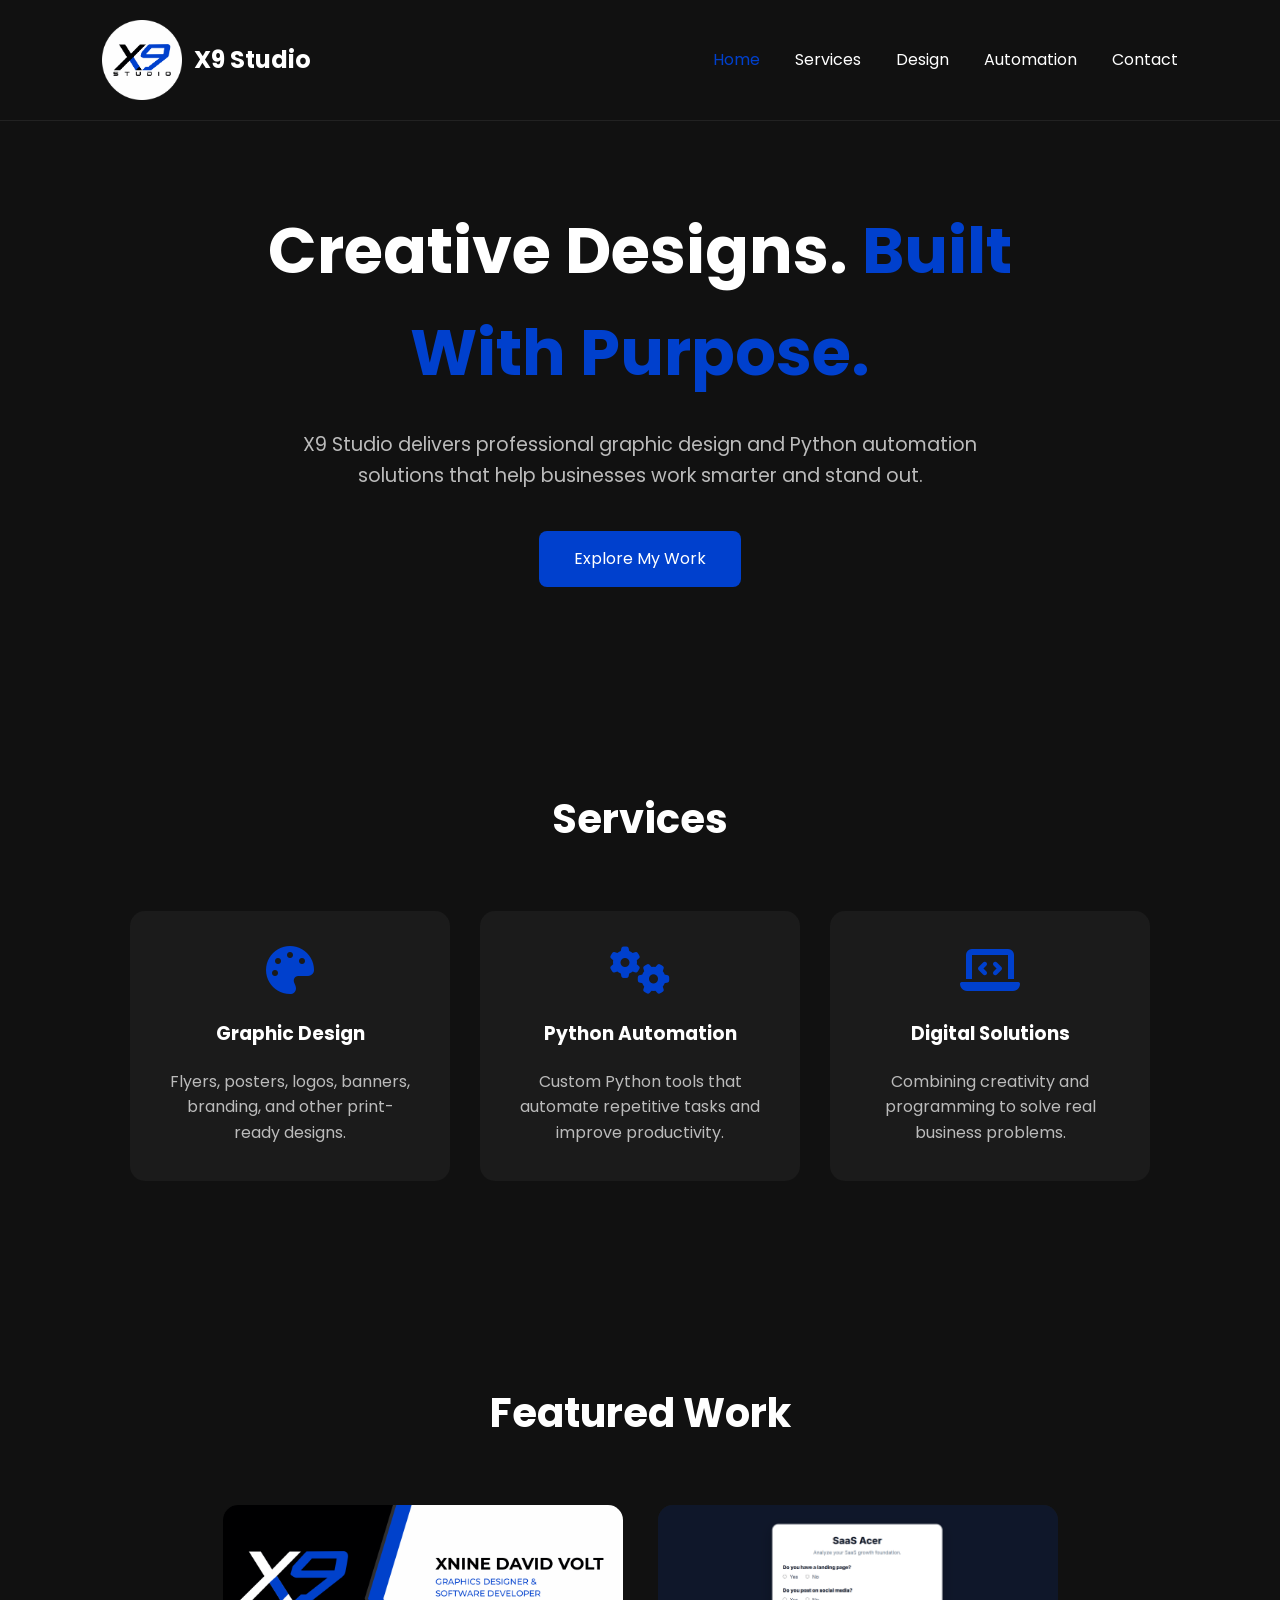
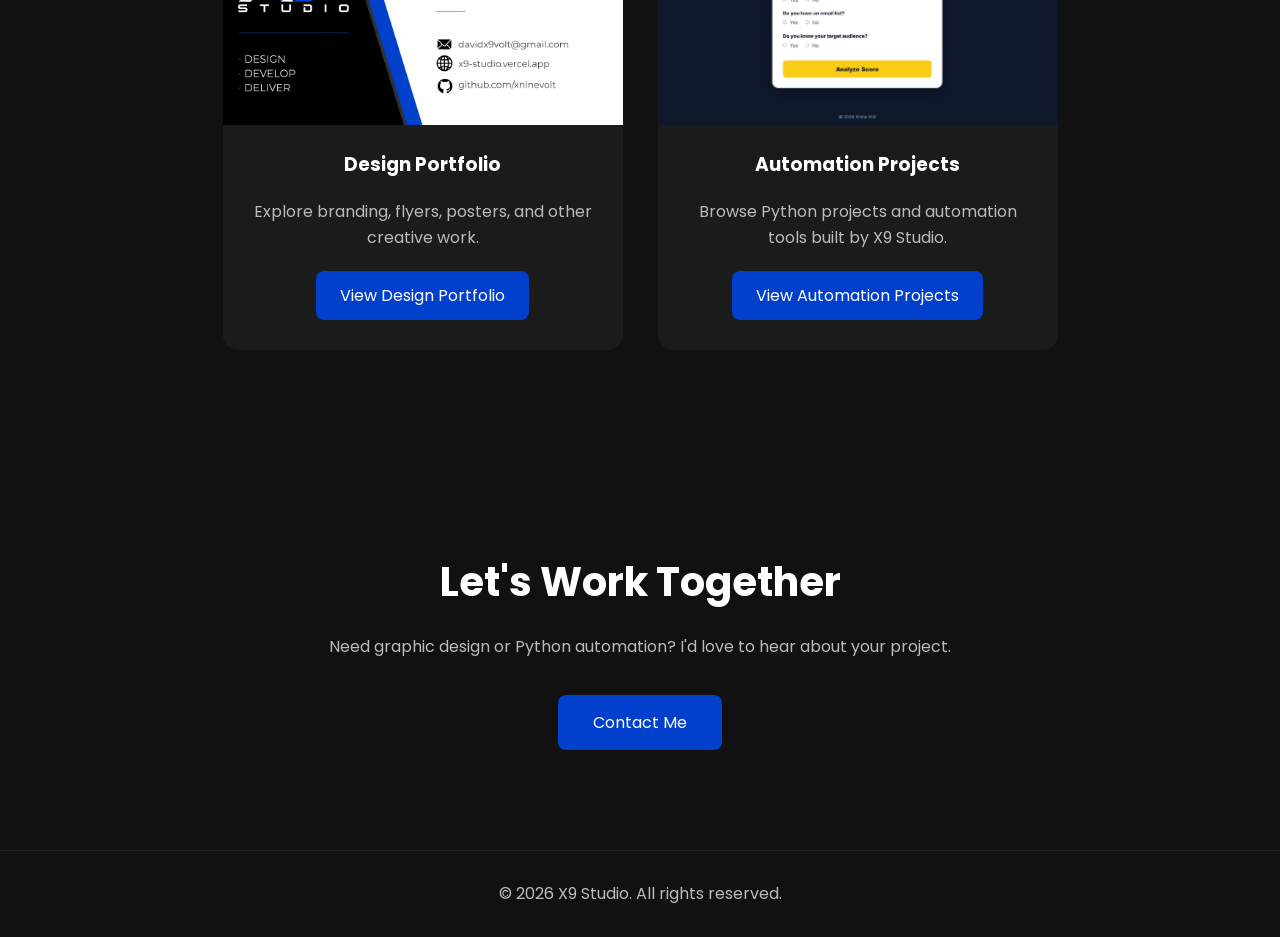
<file: index.html>
<!DOCTYPE html>
<html lang="en">
<head>

    <meta charset="UTF-8">
    <meta name="viewport" content="width=device-width, initial-scale=1.0">
    <meta name="description" content="X9 Studio creates professional graphics designs and Python automation solutions.">

    <title>X9 Studio | Design & Automation</title>


    <link rel="icon" type="image/png" href="images/logo.png">


    <link href="https://fonts.googleapis.com/css2?family=Poppins:wght@400;500;600;700&display=swap" rel="stylesheet">


    <link rel="stylesheet" href="style.css">


    <link rel="stylesheet"
    href="https://cdnjs.cloudflare.com/ajax/libs/font-awesome/6.5.2/css/all.min.css">

</head>

<body>

    <!-- Navigation -->

    <header>

        <nav>

            <a href="#home" class="logo">
                <img src="images/logo.png" alt="X9 Studio Logo">

                <span>
                    X9 Studio
                </span>
            </a>

            <div class="menu-btn">

                <i class="fa-solid fa-bars"></i>

            </div>

            <ul>
                <li><a href="#home" class="active">Home</a></li>
                <li><a href="#services">Services</a></li>
                <li><a href="design.html">Design</a></li>
                <li><a href="automation.html">Automation</a></li>
                <li><a href="#contact">Contact</a></li>
            </ul>

        </nav>

    </header>



    <main>

        <!-- Hero -->

        <section class="hero" id="home">

            <h2>
                Creative Designs.
                <span>Built With Purpose.</span>
            </h2>

            <p>
                X9 Studio delivers professional graphic design
                and Python automation solutions that help businesses
                work smarter and stand out.
            </p>

            <a href="#services" class="hero-button">
                Explore My Work
            </a>

        </section>



        <!-- Services -->

        <section class="services" id="services">

            <h2>Services</h2>

            <div class="service-container">

                <div class="service-card">

                    <i class="fa-solid fa-palette"></i>

                    <h3>Graphic Design</h3>

                    <p>
                        Flyers, posters, logos,
                        banners, branding,
                        and other print-ready designs.
                    </p>

                </div>



                <div class="service-card">

                    <i class="fa-solid fa-gears"></i>

                    <h3>Python Automation</h3>

                    <p>
                        Custom Python tools that
                        automate repetitive tasks
                        and improve productivity.
                    </p>

                </div>



                <div class="service-card">

                    <i class="fa-solid fa-laptop-code"></i>

                    <h3>Digital Solutions</h3>

                    <p>
                        Combining creativity
                        and programming to
                        solve real business problems.
                    </p>

                </div>

            </div>

        </section>



        <!-- Featured Work -->

        <section class="featured-work">

            <h2>Featured Work</h2>

            <div class="featured-container">

                <div class="featured-card">

                    <img src="images/x9-studio-card.png"
                        alt="Graphics Design">

                    <h3>Design Portfolio</h3>

                    <p>
                        Explore branding,
                        flyers, posters,
                        and other creative work.
                    </p>

                    <a href="design.html"
                        class="project-link">

                        View Design Portfolio

                    </a>

                </div>



                <div class="featured-card">

                    <img src="images/saas-acer.png"
                        alt="Python Automation">

                    <h3>Automation Projects</h3>

                    <p>
                        Browse Python projects
                        and automation tools
                        built by X9 Studio.
                    </p>

                    <a href="automation.html"
                        class="project-link">

                        View Automation Projects

                    </a>

                </div>

            </div>

        </section>



        <!-- Contact -->

        <section class="contact" id="contact">

            <h2>Let's Work Together</h2>

            <p>
                Need graphic design or Python automation?
                I'd love to hear about your project.
            </p>

            <a href="mailto:davidx9volt@gmail.com">
                Contact Me
            </a>

        </section>

    </main>



    <!-- Footer -->

    <footer>

        <p>
            © 2026 X9 Studio. All rights reserved.
        </p>

    </footer>

    <script src="script.js"></script>

</body>
</html>
</file>
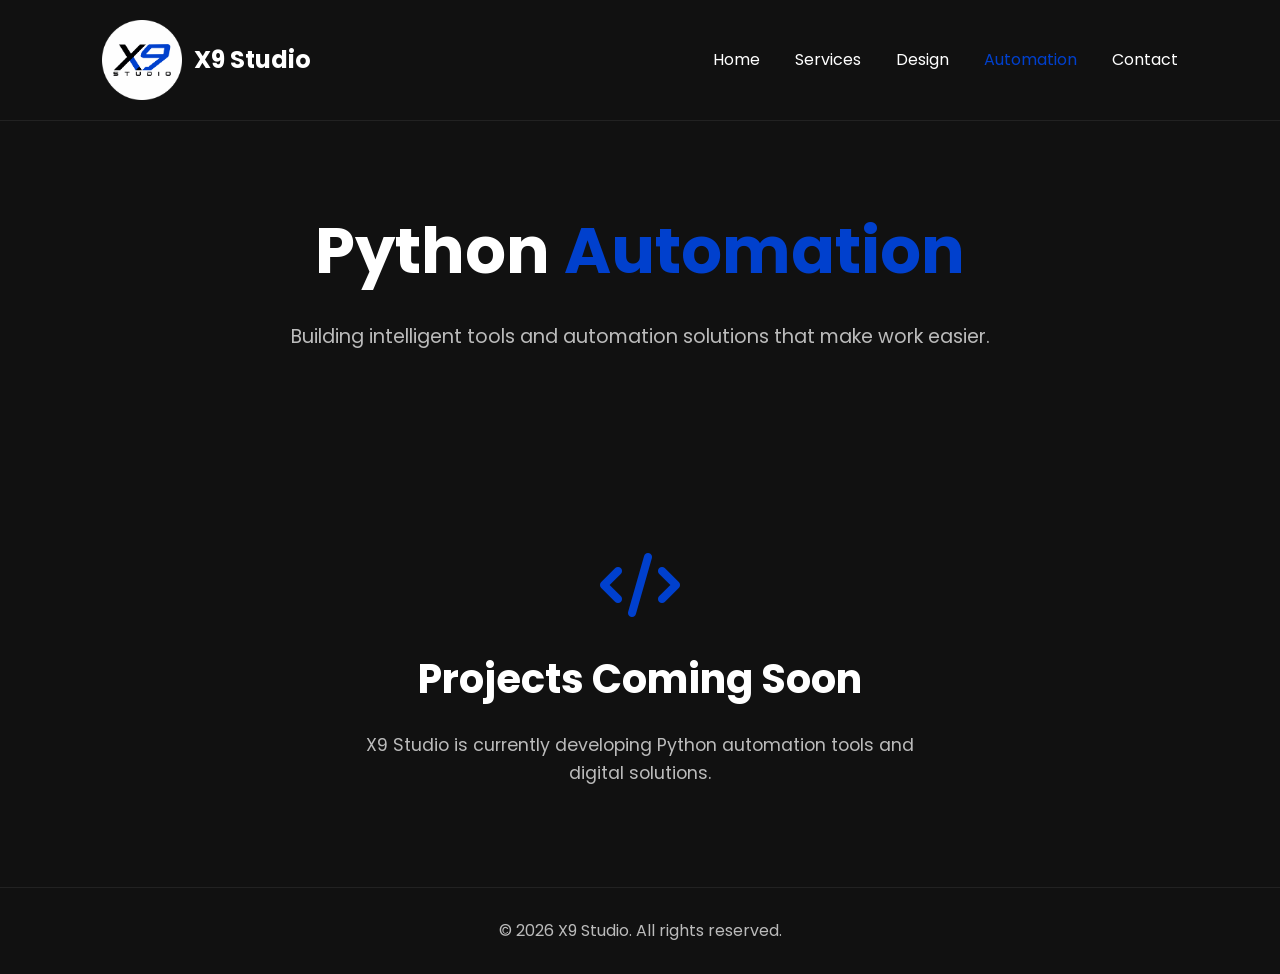
<file: automation.html>
<!DOCTYPE html>
<html lang="en">

<head>

    <meta charset="UTF-8">
    <meta name="viewport" content="width=device-width, initial-scale=1.0">
    <meta name="description" content="X9 Studio creates professional graphics designs and Python automation solutions.">

    <title>X9 Studio | Python Automation</title>


    <link rel="icon" type="image/png" href="images/logo.png">


    <link href="https://fonts.googleapis.com/css2?family=Poppins:wght@400;500;600;700&display=swap" rel="stylesheet">


    <link rel="stylesheet" href="style.css">


    <link rel="stylesheet"
    href="https://cdnjs.cloudflare.com/ajax/libs/font-awesome/6.5.2/css/all.min.css">


</head>


<body>


    <header>

        <nav>

            <a href="index.html" class="logo">

                <img src="images/logo.png" alt="X9 Studio Logo">

                <span>
                    X9 Studio
                </span>

            </a>


            <div class="menu-btn">

                <i class="fa-solid fa-bars"></i>

            </div>


            <ul>

                <li><a href="index.html">Home</a></li>

                <li><a href="index.html#services">Services</a></li>

                <li><a href="design.html">Design</a></li>

                <li><a href="automation.html" class="active">Automation</a></li>

                <li><a href="index.html#contact">Contact</a></li>

            </ul>


        </nav>


    </header>


    <main>


        <section class="page-hero">


    <h1>
        Python <span>Automation</span>
    </h1>


    <p>
        Building intelligent tools and automation
        solutions that make work easier.
    </p>


</section>


<section class="coming-soon">


    <i class="fa-solid fa-code"></i>


    <h2>
        Projects Coming Soon
    </h2>


    <p>
        X9 Studio is currently developing
        Python automation tools and digital solutions.
    </p>


</section>


    </main>


    <footer>

    <p>
        © 2026 X9 Studio. All rights reserved.
    </p>

</footer>


    <script src="script.js"></script>


</body>

</html>
</file>
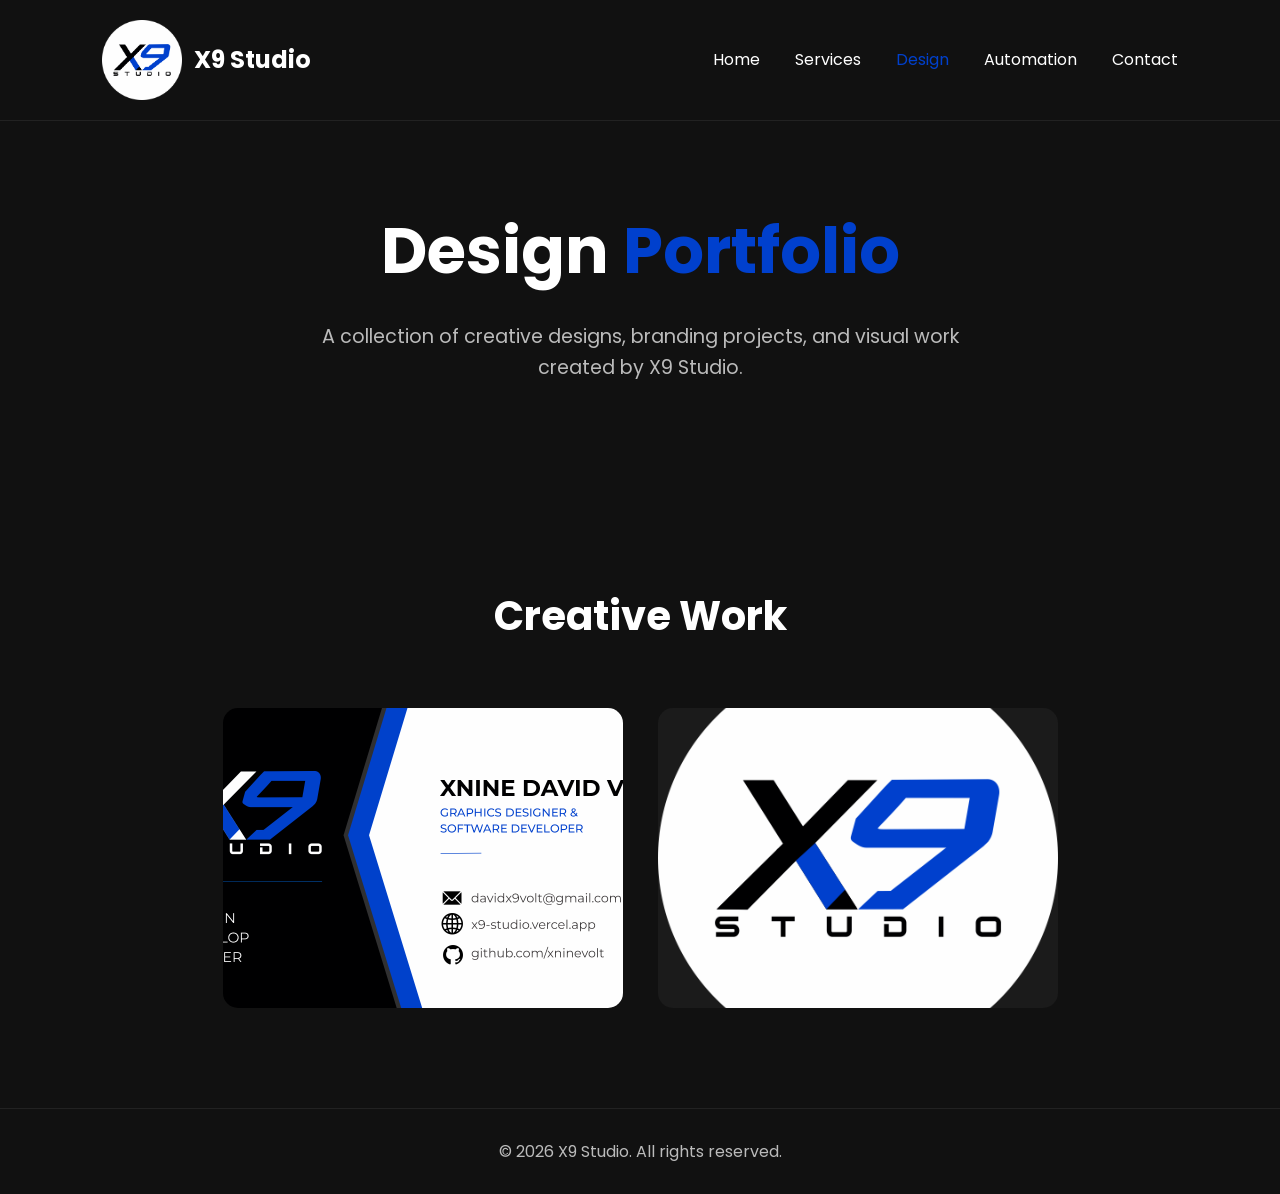
<file: design.html>
<!DOCTYPE html>
<html lang="en">

<head>

    <meta charset="UTF-8">
    <meta name="viewport" content="width=device-width, initial-scale=1.0">
    <meta name="description" content="X9 Studio creates professional graphics designs and Python automation solutions.">

    <title>X9 Studio | Design</title>


    <link rel="icon" type="image/png" href="images/logo.png">


    <link href="https://fonts.googleapis.com/css2?family=Poppins:wght@400;500;600;700&display=swap" rel="stylesheet">


    <link rel="stylesheet" href="style.css">


    <link rel="stylesheet"
    href="https://cdnjs.cloudflare.com/ajax/libs/font-awesome/6.5.2/css/all.min.css">


</head>


<body>


    <header>

        <nav>

            <a href="index.html" class="logo">

                <img src="images/logo.png" alt="X9 Studio Logo">

                <span>
                    X9 Studio
                </span>

            </a>


            <div class="menu-btn">

                <i class="fa-solid fa-bars"></i>

            </div>


            <ul>

                <li><a href="index.html">Home</a></li>

                <li><a href="index.html#services">Services</a></li>

                <li><a href="design.html" class="active">Design</a></li>

                <li><a href="automation.html">Automation</a></li>

                <li><a href="index.html#contact">Contact</a></li>

            </ul>


        </nav>


    </header>


    <main>


    <section class="page-hero">

        <h1>
            Design <span>Portfolio</span>
        </h1>


        <p>
            A collection of creative designs,
            branding projects, and visual work
            created by X9 Studio.
        </p>


    </section>


    <section class="design-gallery">


    <h2>
        Creative Work
    </h2>


    <div class="design-container">


        <div class="design-card">

            <img src="images/x9-studio-card.png" alt="X9 Studio Card Design">


        </div>



        <div class="design-card">

            <img src="images/logo.png" alt="X9 Studio Logo Design">


        </div>


    </div>


</section>


</main>


<footer>

    <p>
        © 2026 X9 Studio. All rights reserved.
    </p>

</footer>


    <script src="script.js"></script>


</body>

</html>
</file>
<file: style.css>
/* ==========================
   Design System
========================== */

:root {
    --primary: #0040cd;

    --background: #111111;
    --surface: #1b1b1b;

    --text: #ffffff;
    --text-secondary: #bbbbbb;
    --border: #222222;

    --radius: 15px;
    --transition: 0.3s;
}



/* ==========================
   Global
========================== */

html {
    scroll-behavior: smooth;
}

* {
    margin: 0;
    padding: 0;
    box-sizing: border-box;
}

body {
    background: var(--background);
    color: var(--text);
    font-family: "Poppins", sans-serif;
    line-height: 1.6;
    padding-top: 100px;
}

img {
    display: block;
    max-width: 100%;
}

section {
    padding: 100px 8%;
}



/* ==========================
   Navigation
========================== */

nav {
    position: fixed;
    top: 0;
    left: 0;

    width: 100%;

    display: flex;
    justify-content: space-between;
    align-items: center;

    padding: 20px 8%;

    background: var(--background);

    border-bottom: 1px solid var(--border);

    z-index: 1000;
}

.logo img {
    width: 80px;
}

nav ul {
    display: flex;
    list-style: none;
    gap: 35px;
}

nav a {
    text-decoration: none;
    color: var(--text);
    transition: var(--transition);
}

nav a:hover {
    color: var(--primary);
}

nav a.active {
    color: var(--primary);
}



/* ==========================
   Hero
========================== */

.hero {
    text-align: center;
}

.hero h2 {
    font-size: 4rem;
    max-width: 900px;
    margin: auto;
    margin-bottom: 25px;
}

.hero span {
    color: var(--primary);
}

.hero p {
    max-width: 700px;
    margin: auto;
    margin-bottom: 40px;

    color: var(--text-secondary);

    font-size: 1.2rem;
}

.hero-button {
    display: inline-block;

    padding: 15px 35px;

    border-radius: 8px;

    background: var(--primary);

    color: var(--text);

    text-decoration: none;

    transition: var(--transition);
}

.hero-button:hover {
    background: var(--text);
    color: var(--primary);
}



/* ==========================
   Services
========================== */

.services {
    text-align: center;
}

.services h2 {
    font-size: 2.5rem;
    margin-bottom: 60px;
}

.service-container {
    display: flex;
    justify-content: center;
    flex-wrap: wrap;
    gap: 30px;
}

.service-card {
    width: 320px;

    background: var(--surface);

    padding: 35px;

    border-radius: var(--radius);

    transition: var(--transition);
}

.service-card:hover {
    transform: translateY(-10px);
}

.service-card i {
    color: var(--primary);
    font-size: 3rem;
    margin-bottom: 25px;
}

.service-card h3 {
    margin-bottom: 20px;
}

.service-card p {
    color: var(--text-secondary);
}



/* ==========================
   Featured Work
========================== */

.featured-work {
    text-align: center;
}

.featured-work h2 {
    font-size: 2.5rem;
    margin-bottom: 60px;
}

.featured-container {
    display: flex;
    justify-content: center;
    flex-wrap: wrap;
    gap: 35px;
}

.featured-card {
    width: 400px;

    background: var(--surface);

    border-radius: var(--radius);

    overflow: hidden;

    transition: var(--transition);
}

.featured-card:hover {
    transform: translateY(-10px);
}

.featured-card img {
    width: 100%;
    height: 220px;
    object-fit: cover;
}

.featured-card h3 {
    margin-top: 25px;
}

.featured-card p {
    padding: 20px 30px;

    color: var(--text-secondary);
}

.project-link {
    display: inline-block;

    margin-bottom: 30px;

    padding: 12px 24px;

    background: var(--primary);

    color: var(--text);

    text-decoration: none;

    border-radius: 8px;

    transition: var(--transition);
}

.project-link:hover {
    background: var(--text);
    color: var(--primary);
}



/* ==========================
   Contact
========================== */

.contact {
    text-align: center;
}

.contact h2 {
    font-size: 2.5rem;
    margin-bottom: 20px;
}

.contact p {
    color: var(--text-secondary);
    margin-bottom: 35px;
}

.contact a {
    display: inline-block;

    padding: 15px 35px;

    background: var(--primary);

    color: var(--text);

    text-decoration: none;

    border-radius: 8px;

    transition: var(--transition);
}

.contact a:hover {
    background: var(--text);
    color: var(--primary);
}



/* ==========================
   Footer
========================== */

footer {
    text-align: center;

    padding: 30px;

    border-top: 1px solid var(--border);

    color: var(--text-secondary);
}


/* Mobile Menu Button */

.menu-btn {
    display: none;
    font-size: 28px;
    color: var(--text);
    cursor: pointer;
}



/* ==========================
   Responsive
========================== */

@media (max-width: 768px) {

    nav {
    padding: 15px 20px;
    flex-wrap: wrap;
}


.menu-btn {
    display: block;
}


nav ul {
    display: flex;
    flex-direction: column;
    width: 100%;

    max-height: 0;
    overflow: hidden;

    opacity: 0;

    transition: max-height 0.35s ease,
                opacity 0.35s ease;

    gap: 20px;
    margin-top: 0;
    padding: 0;
}

   nav ul.show {
    max-height: 300px;
    opacity: 1;
    margin-top: 20px;
}

    .hero h2 {
        font-size: 2.7rem;
    }

    .service-card,
    .featured-card {
        width: 100%;
    }

}


.logo {
    display: flex;
    align-items: center;
    gap: 12px;
}


.logo span {
    font-size: 24px;
    font-weight: 700;
    color: var(--text);
}


/* ==========================
   Design Page
========================== */


.page-hero {
    text-align: center;
}


.page-hero h1 {
    font-size: 4rem;
    margin-bottom: 20px;
}


.page-hero span {
    color: var(--primary);
}


.page-hero p {
    max-width: 700px;
    margin: auto;
    color: var(--text-secondary);
    font-size: 1.2rem;
}



.design-gallery {
    text-align: center;
}


.design-gallery h2 {
    font-size: 2.5rem;
    margin-bottom: 60px;
}



.design-container {

    display: flex;

    justify-content: center;

    flex-wrap: wrap;

    gap: 35px;

}



.design-card {

    width: 400px;

    background: var(--surface);

    border-radius: var(--radius);

    overflow: hidden;

    transition: var(--transition);

}



.design-card:hover {

    transform: translateY(-10px);

}



.design-card img {

    width: 100%;

    height: 300px;

    object-fit: cover;

}


/* ==========================
   Automation Page
========================== */


.coming-soon {

    text-align: center;

    padding: 100px 8%;

}



.coming-soon i {

    font-size: 4rem;

    color: var(--primary);

    margin-bottom: 30px;

}



.coming-soon h2 {

    font-size: 2.5rem;

    margin-bottom: 20px;

}



.coming-soon p {

    color: var(--text-secondary);

    max-width: 600px;

    margin: auto;

    font-size: 1.1rem;

}
</file>
